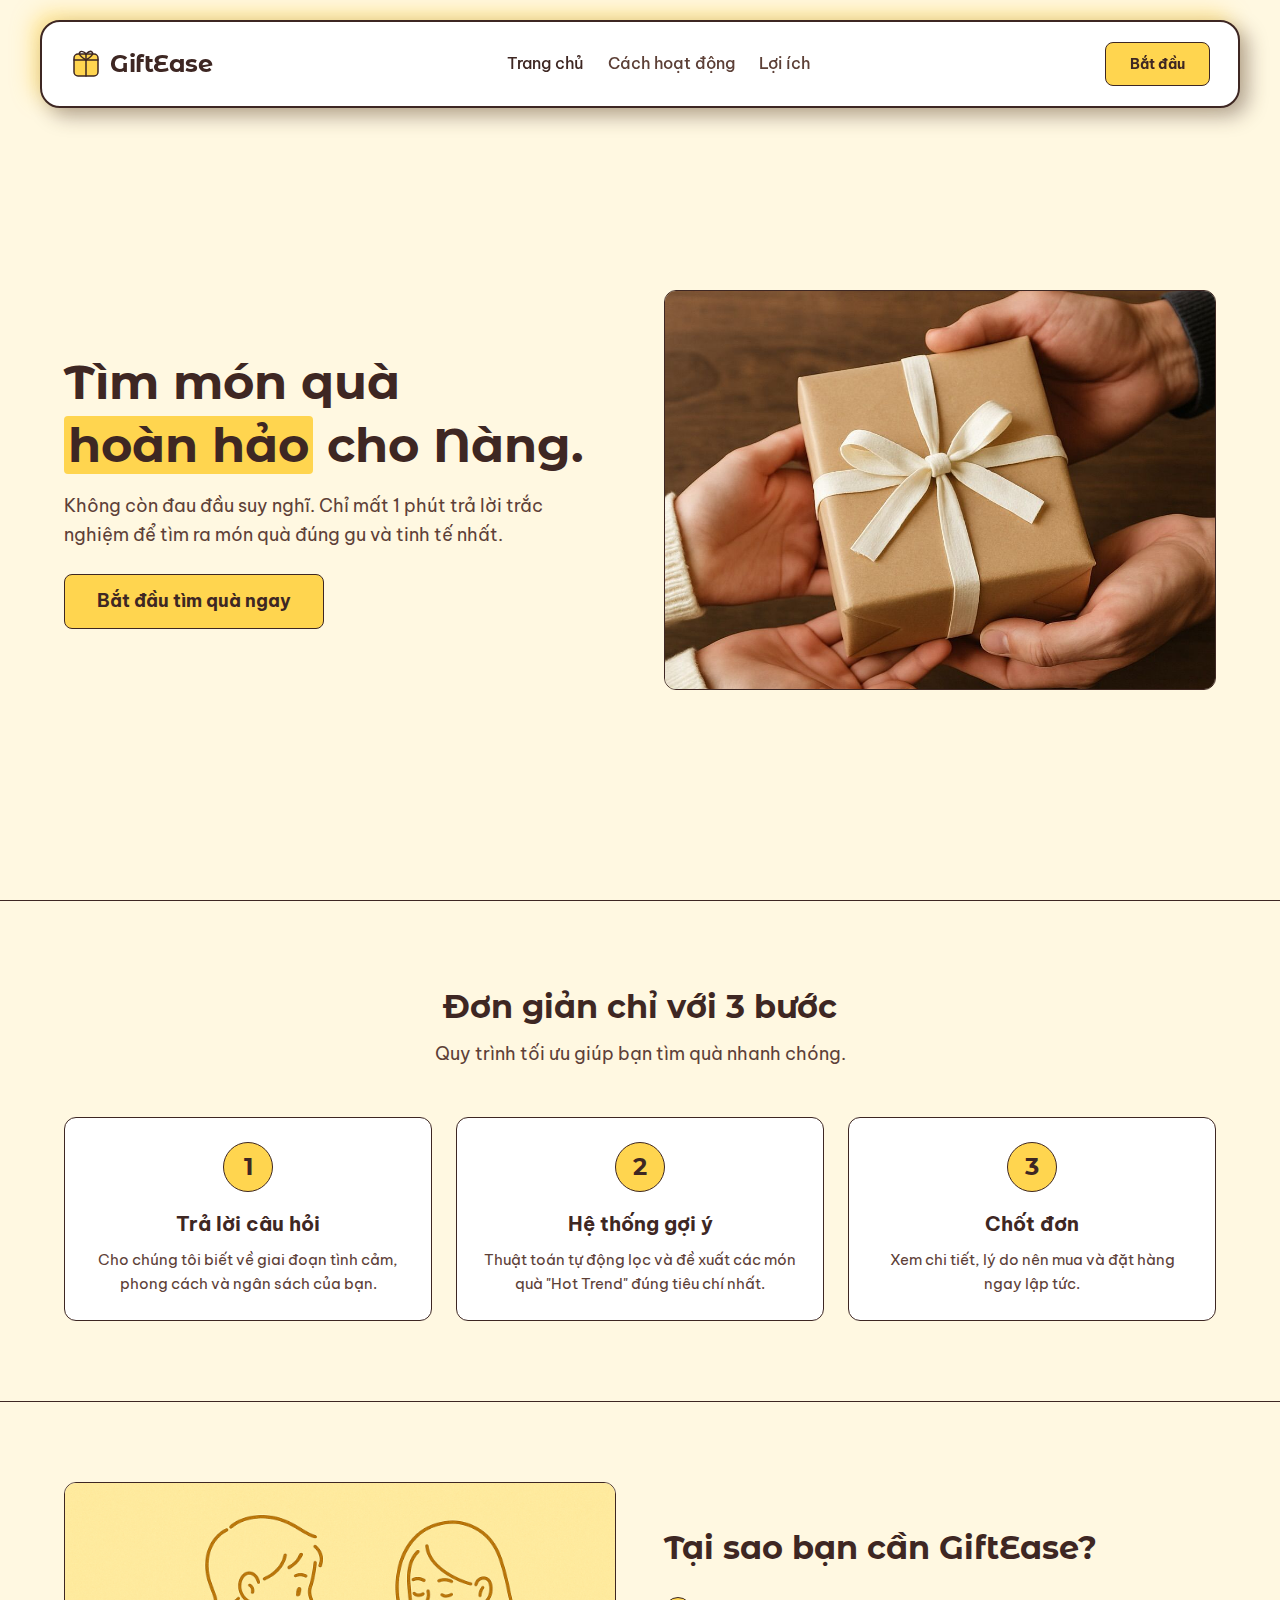
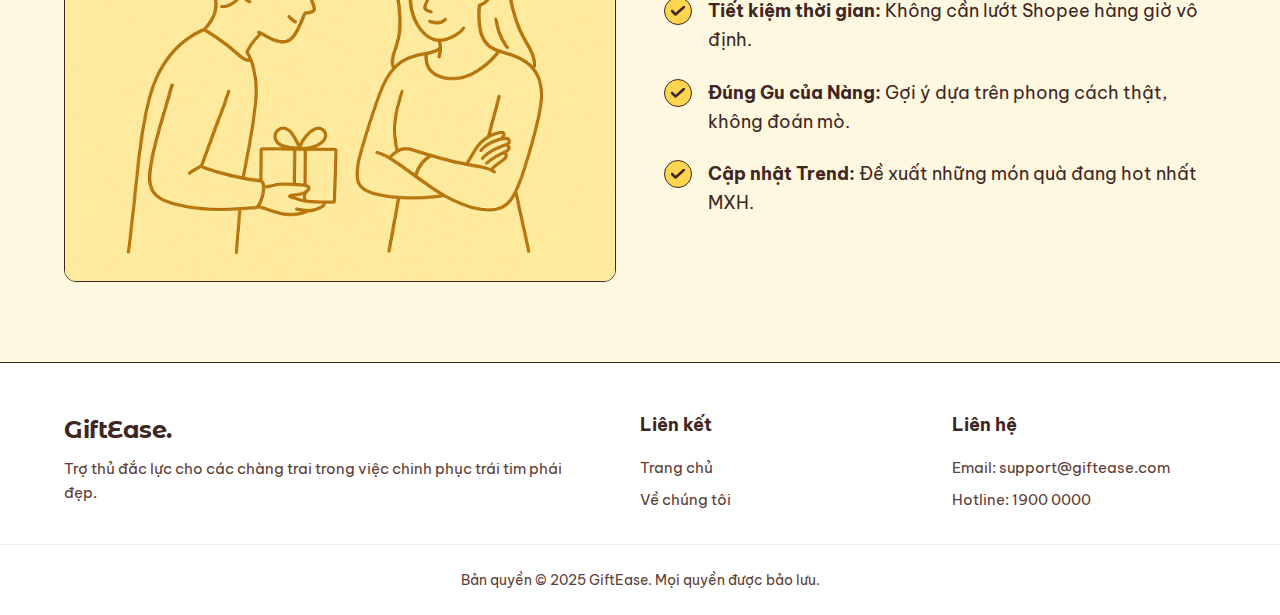
<file: index.html>
<!DOCTYPE html>
<html lang="vi">
  <head>
    <meta charset="UTF-8" />
    <meta name="viewport" content="width=device-width, initial-scale=1.0" />
    <title>GiftEase - Gợi ý quà tặng</title>
    <link
      rel="icon"
      href="data:image/svg+xml,%3Csvg xmlns='http://www.w3.org/2000/svg' viewBox='0 0 32 32' fill='none'%3E%3Crect x='4' y='6' width='24' height='22' rx='4' fill='%23FFD54F'/%3E%3Cpath d='M4 12H28' stroke='%233E2723' stroke-width='1.5' stroke-linecap='round'/%3E%3Crect x='4' y='6' width='24' height='22' rx='4' stroke='%233E2723' stroke-width='1.5'/%3E%3Cpath d='M16 6V28' stroke='%233E2723' stroke-width='1.5' stroke-linecap='round'/%3E%3Cpath d='M16 6C16 6 12 2 10 4C8 6 11 9 16 12' stroke='%233E2723' stroke-width='1.5' stroke-linecap='round'/%3E%3Cpath d='M16 6C16 6 20 2 22 4C24 6 21 9 16 12' stroke='%233E2723' stroke-width='1.5' stroke-linecap='round'/%3E%3C/svg%3E"
    />
    <link
      rel="stylesheet"
      href="https://cdnjs.cloudflare.com/ajax/libs/font-awesome/6.5.1/css/all.min.css"
      integrity="sha512-DTOQO9RWCH3ppGqcWaEA1BIZOC6xxalwEsw9c2QQeAIftl+Vegovlnee1c9QX4TctnWMn13TZye+giMm8e2LwA=="
      crossorigin="anonymous"
      referrerpolicy="no-referrer"
    />
    <link
      href="https://fonts.googleapis.com/css2?family=Be+Vietnam+Pro:wght@400;500;700&family=Montserrat+Alternates:wght@600;700&display=swap"
      rel="stylesheet"
    />

    <link rel="stylesheet" href="./css/base.css" />
    <link rel="stylesheet" href="./css/layout.css" />
    <link rel="stylesheet" href="./css/style.css" />
  </head>
  <body>
    <header class="header">
      <div class="container header-container">
        <a href="index.html" class="logo" onclick="location.reload()">
          <svg
            class="logo-mark"
            width="32"
            height="32"
            viewBox="0 0 32 32"
            fill="none"
            xmlns="http://www.w3.org/2000/svg"
          >
            <rect x="4" y="6" width="24" height="22" rx="4" fill="#FFD54F" />
            <path
              d="M4 12H28"
              stroke="#3E2723"
              stroke-width="1.5"
              stroke-linecap="round"
            />
            <rect
              x="4"
              y="6"
              width="24"
              height="22"
              rx="4"
              stroke="#3E2723"
              stroke-width="1.5"
            />
            <path
              d="M16 6V28"
              stroke="#3E2723"
              stroke-width="1.5"
              stroke-linecap="round"
            />
            <path
              d="M16 6C16 6 12 2 10 4C8 6 11 9 16 12"
              stroke="#3E2723"
              stroke-width="1.5"
              stroke-linecap="round"
            />
            <path
              d="M16 6C16 6 20 2 22 4C24 6 21 9 16 12"
              stroke="#3E2723"
              stroke-width="1.5"
              stroke-linecap="round"
            />
          </svg>
          <span class="logo-text">GiftEase</span>
        </a>
        <nav class="nav">
          <ul class="nav-list">
            <li class="nav-item">
              <a href="index.html" class="nav-link active">Trang chủ</a>
            </li>
            <li class="nav-item">
              <a href="index.html#how-it-works" class="nav-link"
                >Cách hoạt động</a
              >
            </li>
            <li class="nav-item">
              <a href="index.html#why-us" class="nav-link">Lợi ích</a>
            </li>
          </ul>
        </nav>
        <a href="quiz.html" class="btn-small">Bắt đầu</a>
      </div>
    </header>

    <main class="main">
      <section class="hero">
        <div class="container hero-container">
          <div class="hero-content">
            <h1 class="hero-title">
              Tìm món quà <span class="highlight">hoàn hảo</span> cho Nàng.
            </h1>
            <p class="hero-desc">
              Không còn đau đầu suy nghĩ. Chỉ mất 1 phút trả lời trắc nghiệm để
              tìm ra món quà đúng gu và tinh tế nhất.
            </p>
            <div class="hero-actions">
              <a href="quiz.html" class="btn-primary">Bắt đầu tìm quà ngay</a>
            </div>
          </div>
          <div class="hero-image-box">
            <img
              src="./images/hero-gift.jpg"
              alt="Minh họa tặng quà"
              class="hero-img"
            />
          </div>
        </div>
      </section>

      <section class="section section-steps" id="how-it-works">
        <div class="container">
          <div class="section-header">
            <h2 class="section-title">Đơn giản chỉ với 3 bước</h2>
            <p class="section-subtitle">
              Quy trình tối ưu giúp bạn tìm quà nhanh chóng.
            </p>
          </div>
          <div class="steps-grid">
            <div class="step-card">
              <div class="step-number">1</div>
              <h3 class="step-title">Trả lời câu hỏi</h3>
              <p class="step-desc">
                Cho chúng tôi biết về giai đoạn tình cảm, phong cách và ngân
                sách của bạn.
              </p>
            </div>
            <div class="step-card">
              <div class="step-number">2</div>
              <h3 class="step-title">Hệ thống gợi ý</h3>
              <p class="step-desc">
                Thuật toán tự động lọc và đề xuất các món quà "Hot Trend" đúng
                tiêu chí nhất.
              </p>
            </div>
            <div class="step-card">
              <div class="step-number">3</div>
              <h3 class="step-title">Chốt đơn</h3>
              <p class="step-desc">
                Xem chi tiết, lý do nên mua và đặt hàng ngay lập tức.
              </p>
            </div>
          </div>
        </div>
      </section>

      <section class="section section-features" id="why-us">
        <div class="container">
          <div class="features-container">
            <div class="feature-img-box">
              <img
                src="./images/giveAGift.png"
                alt="Happy Couple"
                class="feature-img"
              />
            </div>
            <div class="feature-content">
              <h2 class="section-title">Tại sao bạn cần GiftEase?</h2>
              <ul class="feature-list">
                <li class="feature-item">
                  <div class="check-icon">
                    <svg
                      width="14"
                      height="10"
                      viewBox="0 0 14 10"
                      fill="none"
                      xmlns="http://www.w3.org/2000/svg"
                    >
                      <path
                        d="M1 5L4.5 8.5L13 1"
                        stroke="#3E2723"
                        stroke-width="2.5"
                        stroke-linecap="round"
                        stroke-linejoin="round"
                      />
                    </svg>
                  </div>
                  <div>
                    <strong>Tiết kiệm thời gian:</strong> Không cần lướt Shopee
                    hàng giờ vô định.
                  </div>
                </li>
                <li class="feature-item">
                  <div class="check-icon">
                    <svg
                      width="14"
                      height="10"
                      viewBox="0 0 14 10"
                      fill="none"
                      xmlns="http://www.w3.org/2000/svg"
                    >
                      <path
                        d="M1 5L4.5 8.5L13 1"
                        stroke="#3E2723"
                        stroke-width="2.5"
                        stroke-linecap="round"
                        stroke-linejoin="round"
                      />
                    </svg>
                  </div>
                  <div>
                    <strong>Đúng Gu của Nàng:</strong> Gợi ý dựa trên phong cách
                    thật, không đoán mò.
                  </div>
                </li>
                <li class="feature-item">
                  <div class="check-icon">
                    <svg
                      width="14"
                      height="10"
                      viewBox="0 0 14 10"
                      fill="none"
                      xmlns="http://www.w3.org/2000/svg"
                    >
                      <path
                        d="M1 5L4.5 8.5L13 1"
                        stroke="#3E2723"
                        stroke-width="2.5"
                        stroke-linecap="round"
                        stroke-linejoin="round"
                      />
                    </svg>
                  </div>
                  <div>
                    <strong>Cập nhật Trend:</strong> Đề xuất những món quà đang
                    hot nhất MXH.
                  </div>
                </li>
              </ul>
            </div>
          </div>
        </div>
      </section>

      <footer class="footer">
        <div class="container footer-content">
          <div class="footer-col">
            <a href="#" class="logo footer-logo"
              ><span class="logo-text">GiftEase.</span></a
            >
            <p>
              Trợ thủ đắc lực cho các chàng trai trong việc chinh phục trái tim
              phái đẹp.
            </p>
          </div>
          <div class="footer-col">
            <h4>Liên kết</h4>
            <a href="index.html">Trang chủ</a><a href="#">Về chúng tôi</a>
          </div>
          <div class="footer-col">
            <h4>Liên hệ</h4>
            <p>Email: support@giftease.com</p>
            <p>Hotline: 1900 0000</p>
          </div>
        </div>
        <div class="footer-bottom">
          <p>Bản quyền &copy; 2025 GiftEase. Mọi quyền được bảo lưu.</p>
        </div>
      </footer>
    </main>
  </body>
</html>
</file>
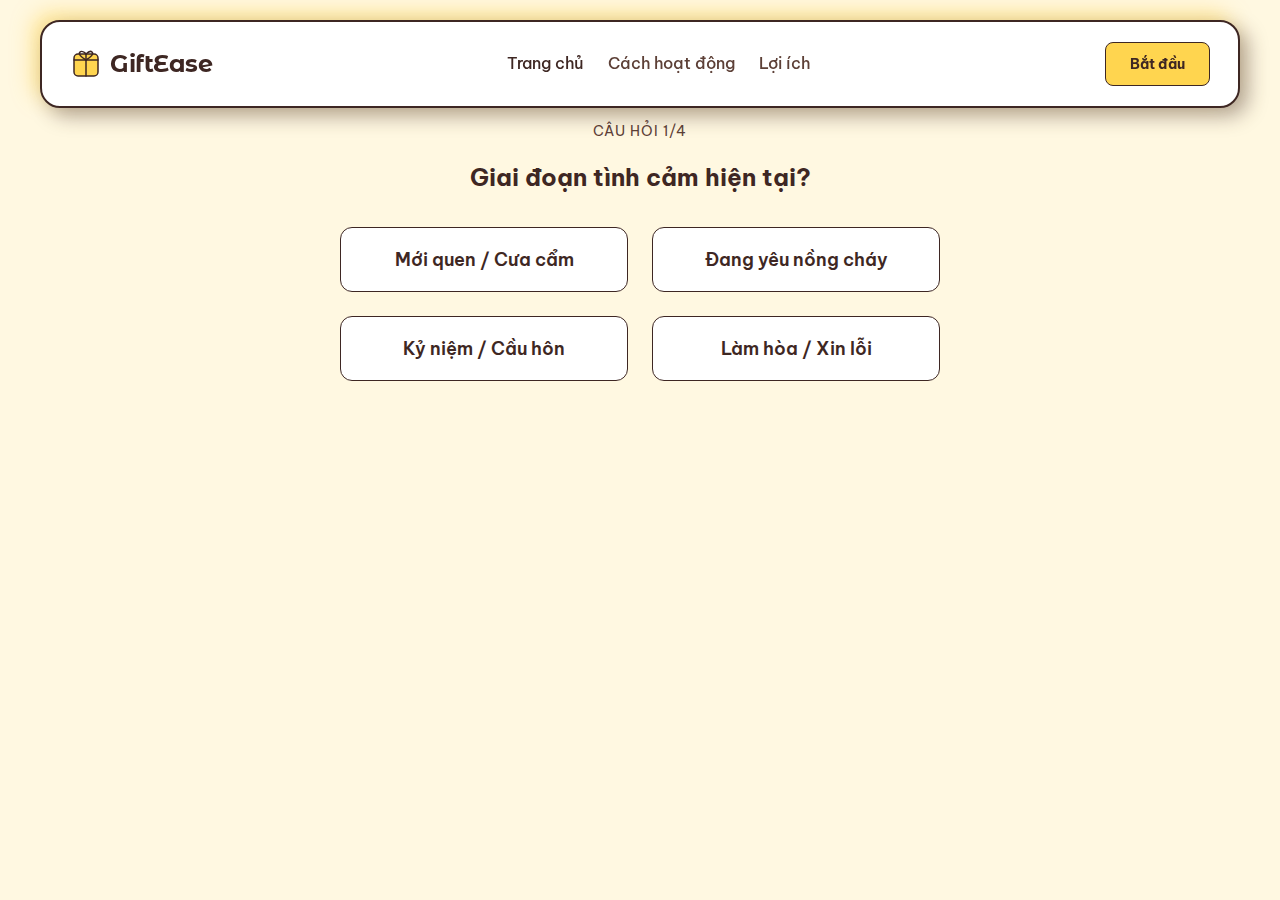
<file: result.html>
<!DOCTYPE html>
<html lang="vi">
  <head>
    <meta charset="UTF-8" />
    <meta name="viewport" content="width=device-width, initial-scale=1.0" />
    <title>GiftEase - Kết quả gợi ý</title>
    <link
      rel="icon"
      href="data:image/svg+xml,%3Csvg xmlns='http://www.w3.org/2000/svg' viewBox='0 0 32 32' fill='none'%3E%3Crect x='4' y='6' width='24' height='22' rx='4' fill='%23FFD54F'/%3E%3Cpath d='M4 12H28' stroke='%233E2723' stroke-width='1.5' stroke-linecap='round'/%3E%3Crect x='4' y='6' width='24' height='22' rx='4' stroke='%233E2723' stroke-width='1.5'/%3E%3Cpath d='M16 6V28' stroke='%233E2723' stroke-width='1.5' stroke-linecap='round'/%3E%3Cpath d='M16 6C16 6 12 2 10 4C8 6 11 9 16 12' stroke='%233E2723' stroke-width='1.5' stroke-linecap='round'/%3E%3Cpath d='M16 6C16 6 20 2 22 4C24 6 21 9 16 12' stroke='%233E2723' stroke-width='1.5' stroke-linecap='round'/%3E%3C/svg%3E"
    />
    <link
      href="https://fonts.googleapis.com/css2?family=Be+Vietnam+Pro:wght@400;500;700&family=Montserrat+Alternates:wght@600;700&display=swap"
      rel="stylesheet"
    />
    <link rel="stylesheet" href="./css/base.css" />
    <link rel="stylesheet" href="./css/layout.css" />
    <link rel="stylesheet" href="./css/result.css" />
  </head>
  <body>
    <header class="header">
      <div class="container header-container">
        <a href="index.html" class="logo" onclick="location.reload()">
          <svg
            class="logo-mark"
            width="32"
            height="32"
            viewBox="0 0 32 32"
            fill="none"
            xmlns="http://www.w3.org/2000/svg"
          >
            <rect x="4" y="6" width="24" height="22" rx="4" fill="#FFD54F" />
            <path
              d="M4 12H28"
              stroke="#3E2723"
              stroke-width="1.5"
              stroke-linecap="round"
            />
            <rect
              x="4"
              y="6"
              width="24"
              height="22"
              rx="4"
              stroke="#3E2723"
              stroke-width="1.5"
            />
            <path
              d="M16 6V28"
              stroke="#3E2723"
              stroke-width="1.5"
              stroke-linecap="round"
            />
            <path
              d="M16 6C16 6 12 2 10 4C8 6 11 9 16 12"
              stroke="#3E2723"
              stroke-width="1.5"
              stroke-linecap="round"
            />
            <path
              d="M16 6C16 6 20 2 22 4C24 6 21 9 16 12"
              stroke="#3E2723"
              stroke-width="1.5"
              stroke-linecap="round"
            />
          </svg>
          <span class="logo-text">GiftEase</span>
        </a>
        <nav class="nav">
          <ul class="nav-list">
            <li class="nav-item">
              <a href="index.html" class="nav-link active">Trang chủ</a>
            </li>
            <li class="nav-item">
              <a href="index.html#how-it-works" class="nav-link"
                >Cách hoạt động</a
              >
            </li>
            <li class="nav-item">
              <a href="index.html#why-us" class="nav-link">Lợi ích</a>
            </li>
          </ul>
        </nav>
        <a href="quiz.html" class="btn-small">Bắt đầu</a>
      </div>
    </header>

    <main class="main">
      <div id="result-container" class="container">
        <h2 class="section-title" style="text-align: center; margin-top: 4rem">
          Đang phân tích...
        </h2>
      </div>
    </main>

    <div id="product-modal" class="modal hidden">
      <div class="modal-content">
        <span class="close-btn">&times;</span>
        <div class="modal-body"></div>
      </div>
    </div>

    <script src="./js/script.js"></script>
  </body>
</html>
</file>
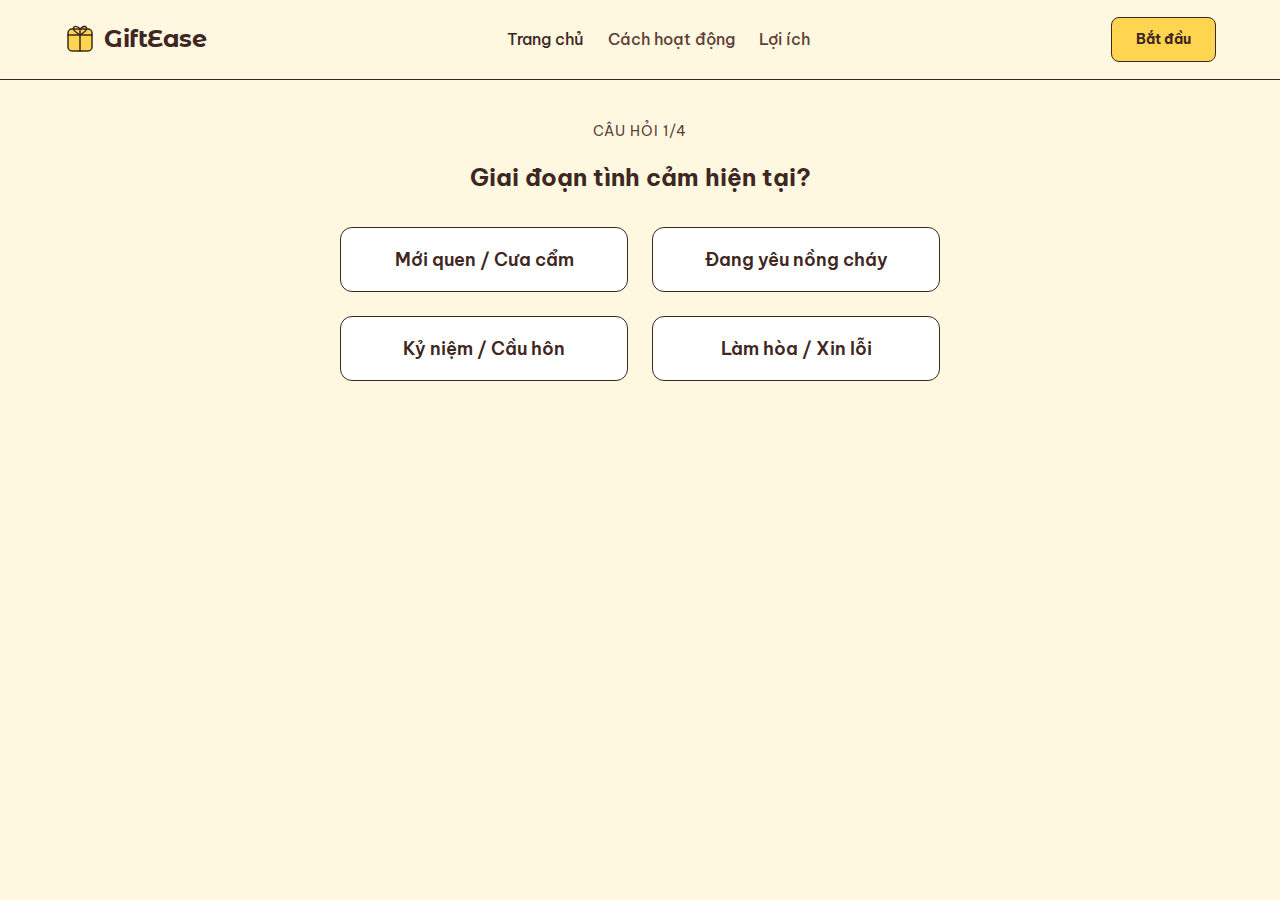
<file: code/html/result.html>
<!DOCTYPE html>
<html lang="vi">
  <head>
    <meta charset="UTF-8" />
    <meta name="viewport" content="width=device-width, initial-scale=1.0" />
    <title>GiftEase - Kết quả gợi ý</title>
    <link
      rel="icon"
      href="data:image/svg+xml,%3Csvg xmlns='http://www.w3.org/2000/svg' viewBox='0 0 32 32' fill='none'%3E%3Crect x='4' y='6' width='24' height='22' rx='4' fill='%23FFD54F'/%3E%3Cpath d='M4 12H28' stroke='%233E2723' stroke-width='1.5' stroke-linecap='round'/%3E%3Crect x='4' y='6' width='24' height='22' rx='4' stroke='%233E2723' stroke-width='1.5'/%3E%3Cpath d='M16 6V28' stroke='%233E2723' stroke-width='1.5' stroke-linecap='round'/%3E%3Cpath d='M16 6C16 6 12 2 10 4C8 6 11 9 16 12' stroke='%233E2723' stroke-width='1.5' stroke-linecap='round'/%3E%3Cpath d='M16 6C16 6 20 2 22 4C24 6 21 9 16 12' stroke='%233E2723' stroke-width='1.5' stroke-linecap='round'/%3E%3C/svg%3E"
    />
    <link
      href="https://fonts.googleapis.com/css2?family=Be+Vietnam+Pro:wght@400;500;700&family=Montserrat+Alternates:wght@600;700&display=swap"
      rel="stylesheet"
    />
    <link rel="stylesheet" href="../css/base.css" />
    <link rel="stylesheet" href="../css/layout.css" />
    <link rel="stylesheet" href="../css/result.css" />
  </head>
  <body>
    <header class="header">
      <div class="container header-container">
        <a href="index.html" class="logo" onclick="location.reload()">
          <svg
            class="logo-mark"
            width="32"
            height="32"
            viewBox="0 0 32 32"
            fill="none"
            xmlns="http://www.w3.org/2000/svg"
          >
            <rect x="4" y="6" width="24" height="22" rx="4" fill="#FFD54F" />
            <path
              d="M4 12H28"
              stroke="#3E2723"
              stroke-width="1.5"
              stroke-linecap="round"
            />
            <rect
              x="4"
              y="6"
              width="24"
              height="22"
              rx="4"
              stroke="#3E2723"
              stroke-width="1.5"
            />
            <path
              d="M16 6V28"
              stroke="#3E2723"
              stroke-width="1.5"
              stroke-linecap="round"
            />
            <path
              d="M16 6C16 6 12 2 10 4C8 6 11 9 16 12"
              stroke="#3E2723"
              stroke-width="1.5"
              stroke-linecap="round"
            />
            <path
              d="M16 6C16 6 20 2 22 4C24 6 21 9 16 12"
              stroke="#3E2723"
              stroke-width="1.5"
              stroke-linecap="round"
            />
          </svg>
          <span class="logo-text">GiftEase</span>
        </a>
        <nav class="nav">
          <ul class="nav-list">
            <li class="nav-item">
              <a href="index.html" class="nav-link active">Trang chủ</a>
            </li>
            <li class="nav-item">
              <a href="#how-it-works" class="nav-link">Cách hoạt động</a>
            </li>
            <li class="nav-item">
              <a href="#why-us" class="nav-link">Lợi ích</a>
            </li>
          </ul>
        </nav>
        <a href="quiz.html" class="btn-small">Bắt đầu</a>
      </div>
    </header>

    <main class="main">
      <div id="result-container" class="container">
        <h2 class="section-title" style="text-align: center; margin-top: 4rem">
          Đang phân tích...
        </h2>
      </div>
    </main>

    <div id="product-modal" class="modal hidden">
      <div class="modal-content">
        <span class="close-btn">&times;</span>
        <div class="modal-body"></div>
      </div>
    </div>

    <script src="../js/script.js"></script>
  </body>
</html>
</file>
<file: css/base.css>
:root {
  --color-primary: #ffd54f;
  --color-primary-hover: #ffca28;
  --color-secondary: #fff8e1;
  --color-text-main: #3e2723;
  --color-text-light: #5d4037;
  --color-white: #ffffff;
  --color-border: #3e2723;
  --color-highlight: #c63c3c;

  --font-heading: "Montserrat Alternates", sans-serif;
  --font-body: "Be Vietnam Pro", sans-serif;

  --fs-h1: 4.8rem;
  --fs-h2: 3.2rem;
  --fs-h3: 2rem;
  --fs-body: 1.6rem;
  --fs-small: 1.4rem;
  --fs-btn: 1.8rem;

  --spacing-xs: 0.8rem;
  --spacing-sm: 1.6rem;
  --spacing-md: 2.4rem;
  --spacing-lg: 4.8rem;
  --spacing-xl: 8rem;

  --border-width: 1.5px;
  --border-style: solid;
  --border-std: var(--border-width) var(--border-style) var(--color-border);
  --radius-std: 1.2rem;
  --radius-btn: 0.8rem;

  --container-width: 1200px;
  --header-height: 8rem;
}

html {
  font-size: 62.5%;
  scroll-behavior: smooth;
}
* {
  margin: 0;
  padding: 0;
  box-sizing: border-box;
}
body {
  font-family: var(--font-body);
  font-size: var(--fs-body);
  color: var(--color-text-main);
  background-color: var(--color-secondary);
  line-height: 1.6;
}
img {
  max-width: 100%;
  display: block;
}
a {
  text-decoration: none;
  color: inherit;
}
ul {
  list-style: none;
}
button {
  border: none;
  background: none;
  font-family: inherit;
  cursor: pointer;
  outline: none;
}
.hidden {
  display: none !important;
}

.container {
  max-width: var(--container-width);
  margin: 0 auto;
  padding: 0 var(--spacing-md);
}
.highlight {
  background-color: var(--color-primary);
  padding: 0 0.4rem;
  border-radius: 0.4rem;
  white-space: nowrap;
}
</file>
<file: css/layout.css>
.btn-primary,
.btn-small {
  display: inline-block;
  font-weight: 700;
  border-radius: var(--radius-btn);
  background-color: var(--color-primary);
  color: var(--color-text-main);
  border: var(--border-std);
  text-align: center;
  transition: all 0.2s ease;
}
.btn-primary {
  padding: 1.2rem 3.2rem;
  font-size: var(--fs-btn);
}
.btn-small {
  padding: 1rem 2.4rem;
  font-size: var(--fs-small);
}
.btn-primary:hover,
.btn-small:hover {
  background-color: var(--color-primary-hover);
  transform: translateY(-2px);
}
.btn-primary:active,
.btn-small:active {
  transform: translateY(0);
}
.btn-text {
  font-size: var(--fs-small);
  font-weight: 600;
  color: var(--color-text-light);
}

/* .header {
  height: var(--header-height);
  background-color: var(--color-white);
  border-bottom: var(--border-std);

  box-shadow: 0 3px 10px rgba(62, 39, 35, 0.1);
  position: fixed;
  top: 0;
  left: 0;
  width: 100%;
  z-index: 1000;
  display: flex;
  align-items: center;
} */
.header {
  position: fixed;
  top: 20px;
  left: 50%;
  transform: translate(-50%);
  z-index: 1000;
  width: calc(100% - 60px);
  max-width: 1400px;
  transition: all 0.3s ease;
}

user agent stylesheet header {
  display: block;
  unicode-bidi: isolate;
}
/* .header-container {
  width: 100%;
  display: flex;
  justify-content: space-between;
  align-items: center;
} */
.header-container {
  display: flex;
  justify-content: space-between;
  align-items: center;
  padding: 20px 28px;
  background: var(--color-white);
  border-radius: 20px;
  box-shadow: 8px 8px 20px rgba(62, 39, 35, 0.4),
    -8px -8px 20px rgba(255, 213, 79, 0.5);
  border: 2px solid var(--color-border);
}
.logo {
  display: flex;
  align-items: center;
  gap: 0.8rem;
  text-decoration: none;
}
.logo-mark {
  width: 3.2rem;
  height: 3.2rem;
  flex-shrink: 0;
}
.logo-text {
  font-family: var(--font-heading);
  font-size: 2.4rem;
  font-weight: 700;
  color: var(--color-text-main);
  letter-spacing: -0.5px;
  white-space: nowrap;
}
.nav-list {
  display: flex;
  gap: var(--spacing-md);
}
.nav-link {
  font-size: 1.6rem;
  font-weight: 500;
  color: var(--color-text-light);
  position: relative;
  transition: color 0.2s;
}
.nav-link:hover,
.nav-link.active {
  color: var(--color-text-main);
}
.nav-link::after {
  content: "";
  position: absolute;
  bottom: -4px;
  left: 0;
  width: 0%;
  height: 2px;
  background-color: var(--color-primary);
  transition: width 0.3s ease;
}
.nav-link:hover::after {
  width: 100%;
}

.footer {
  background-color: var(--color-white);
  border-top: var(--border-std);
  padding: var(--spacing-lg) 0 var(--spacing-md);
  margin-top: auto;
}
.footer-content {
  display: grid;
  grid-template-columns: 2fr 1fr 1fr;
  gap: var(--spacing-lg);
  margin-bottom: var(--spacing-md);
}
.footer-logo {
  display: block;
  margin-bottom: var(--spacing-sm);
  font-family: var(--font-heading);
  font-size: 2rem;
  font-weight: 700;
}
.footer-col h4 {
  font-size: 1.8rem;
  margin-bottom: var(--spacing-sm);
  color: var(--color-text-main);
}
.footer-col a,
.footer-col p {
  display: block;
  margin-bottom: var(--spacing-xs);
  color: var(--color-text-light);
  font-size: 1.5rem;
}
.footer-col a:hover {
  text-decoration: underline;
  color: var(--color-text-main);
}
.footer-bottom {
  text-align: center;
  padding-top: var(--spacing-md);
  border-top: 1px solid #eee;
  font-size: 1.4rem;
  color: var(--color-text-light);
}

.modal {
  position: fixed;
  top: 0;
  left: 0;
  width: 100%;
  height: 100%;
  background-color: rgba(62, 39, 35, 0.6);
  z-index: 2000;
  display: flex;
  justify-content: center;
  align-items: center;
  padding: 2rem;
}
.modal-content {
  background-color: var(--color-secondary);
  border: var(--border-std);
  border-radius: var(--radius-std);
  max-width: 900px;
  width: 100%;
  max-height: 90vh;
  overflow-y: auto;
  position: relative;
  padding: 3rem;
}
.close-btn {
  position: absolute;
  top: 1rem;
  right: 2rem;
  font-size: 4rem;
  cursor: pointer;
  line-height: 1;
  color: var(--color-text-main);
}
.modal-grid {
  display: grid;
  grid-template-columns: 1fr 1fr;
  gap: 4rem;
}
.modal-img-col img {
  width: 100%;
  border: var(--border-std);
  border-radius: var(--radius-std);
}
.modal-title {
  font-family: var(--font-heading);
  font-size: 2.8rem;
  line-height: 1.2;
  margin-bottom: 1rem;
}
.modal-price {
  font-size: 2.4rem;
  color: #d84315;
  font-weight: 700;
  margin-bottom: 2rem;
}
.modal-section {
  margin-bottom: 2rem;
}
.modal-section h4 {
  font-size: 1.6rem;
  text-transform: uppercase;
  margin-bottom: 0.5rem;
  border-bottom: 2px solid var(--color-primary);
  display: inline-block;
}
.reason-box-modal {
  background-color: #fffde7;
  border: var(--border-std);
  padding: 1.5rem;
  border-radius: 0.8rem;
}
.full-width {
  width: 100%;
  margin-top: 2rem;
}

@media (max-width: 768px) {
  .header-container .nav {
    display: none;
  }
  .footer-content {
    grid-template-columns: 1fr;
    text-align: center;
  }
  .footer-col {
    align-items: center;
    display: flex;
    flex-direction: column;
  }
  .modal-grid {
    grid-template-columns: 1fr;
    gap: 2rem;
  }
}
</file>
<file: css/style.css>
.main {
  margin-top: var(--header-height);
  min-height: calc(100vh - var(--header-height));
}
.section {
  padding: var(--spacing-xl) 0;
  border-top: var(--border-std);
}
.section-header {
  text-align: center;
  max-width: 700px;
  margin: 0 auto var(--spacing-lg);
}
.section-title {
  font-family: var(--font-heading);
  font-size: var(--fs-h2);
  color: var(--color-text-main);
  margin-bottom: var(--spacing-xs);
}
.section-subtitle {
  font-size: 1.8rem;
  color: var(--color-text-light);
}

.hero {
  min-height: calc(100vh - var(--header-height));
  padding: var(--spacing-lg) 0;
  border-top: none;
  display: flex;
  align-items: center;
  justify-content: space-between;
}
.hero .container {
  width: 100%;
}
.hero-container {
  display: flex;
  align-items: center;
  justify-content: space-between;
  gap: var(--spacing-lg);
}
.hero-content {
  flex: 1;
  max-width: 600px;
}
.hero-title {
  font-family: var(--font-heading);
  font-size: var(--fs-h1);
  line-height: 1.3;
  margin-bottom: var(--spacing-sm);
}
.hero-desc {
  font-size: 1.8rem;
  color: var(--color-text-light);
  margin-bottom: var(--spacing-md);
  max-width: 90%;
}
.hero-actions {
  display: flex;
  align-items: center;
  gap: var(--spacing-md);
}
.hero-image-box {
  flex: 1;
  display: flex;
  justify-content: flex-end;
  height: 400px;
}
.hero-img {
  width: 100%;
  height: 100%;
  object-fit: cover;
  border: var(--border-std);
  border-radius: var(--radius-std);
  background-color: var(--color-white);
}

.steps-grid {
  display: grid;
  grid-template-columns: repeat(3, 1fr);
  gap: var(--spacing-md);
}
.step-card {
  background-color: var(--color-white);
  border: var(--border-std);
  border-radius: var(--radius-std);
  padding: var(--spacing-md);
  text-align: center;
  height: 100%;
}
.step-number {
  display: flex;
  justify-content: center;
  align-items: center;
  width: 5rem;
  height: 5rem;
  background-color: var(--color-primary);
  border: var(--border-std);
  border-radius: 50%;
  font-family: var(--font-heading);
  font-size: 2.4rem;
  font-weight: 700;
  margin: 0 auto var(--spacing-sm);
  color: var(--color-text-main);
}
.step-title {
  font-size: 2rem;
  margin-bottom: var(--spacing-xs);
  font-weight: 700;
}
.step-desc {
  font-size: 1.5rem;
  color: var(--color-text-light);
}

.features-container {
  display: flex;
  align-items: center;
  gap: var(--spacing-lg);
}
.feature-img-box {
  flex: 1;
  height: 400px;
}
.feature-img {
  width: 100%;
  height: 100%;
  object-fit: cover;
  border: var(--border-std);
  border-radius: var(--radius-std);
  background-color: var(--color-white);
}
.feature-content {
  flex: 1;
}
.feature-list {
  margin-top: var(--spacing-md);
}
.feature-item {
  display: flex;
  align-items: flex-start;
  gap: var(--spacing-sm);
  margin-bottom: var(--spacing-md);
  font-size: 1.8rem;
}
.check-icon {
  display: inline-flex;
  justify-content: center;
  align-items: center;
  width: 2.8rem;
  height: 2.8rem;
  background-color: var(--color-primary);
  border: var(--border-std);
  border-radius: 50%;
  flex-shrink: 0;
}

@media (max-width: 992px) {
  :root {
    --fs-h1: 4rem;
  }
}

@media (max-width: 768px) {
  :root {
    --fs-h1: 3.2rem;

    --spacing-lg: 3.2rem;

    --header-height: 7rem;
  }

  .hero-container,
  .features-container {
    flex-direction: column-reverse;

    text-align: center;
  }

  .hero-actions {
    justify-content: center;
  }

  .hero-image-box,
  .feature-img-box {
    height: auto;

    max-height: 300px;
  }

  .steps-grid {
    grid-template-columns: 1fr;
  }

  .features-container {
    flex-direction: column;
  }
}
</file>
<file: css/result.css>
.main {
  margin-top: var(--header-height);
  min-height: calc(100vh - var(--header-height));
}
.section-title {
  text-align: center;
  padding-top: var(--spacing-md);
}
.btn-primary {
  display: flex;
  justify-self: center;
  margin-bottom: var(--spacing-md);
  margin-top: var(--spacing-xs);
}
.gift-grid {
  display: grid;
  grid-template-columns: repeat(4, 1fr);
  gap: var(--spacing-md);
  padding-bottom: var(--spacing-xl);
}
.gift-card {
  background-color: var(--color-white);
  border: var(--border-std);
  border-radius: var(--radius-std);
  overflow: hidden;
  cursor: pointer;
  transition: transform 0.2s;
  display: flex;
  flex-direction: column;
}
.gift-card:hover {
  transform: translateY(-5px);
}
.gift-img-box {
  position: relative;
  height: 200px;
  border-bottom: var(--border-std);
}
.gift-img {
  width: 100%;
  height: 100%;
  object-fit: cover;
}
.gift-info {
  padding: 1.5rem;
  display: flex;
  flex-direction: column;
  flex: 1;
}
.gift-name {
  font-size: 1.6rem;
  font-weight: 700;
  margin-bottom: 0.5rem;
  line-height: 1.4;
}
.gift-price {
  color: var(--color-highlight);
  font-weight: 700;
  font-size: 1.6rem;
  margin-bottom: 1rem;
}
.gift-desc-short {
  font-size: 1.4rem;
  color: var(--color-text-light);
  margin-bottom: 1.5rem;
  flex: 1;
}
@media (max-width: 992px) {
  .gift-grid {
    grid-template-columns: repeat(3, 1fr);
  }
}
@media (max-width: 768px) {
  .gift-grid {
    grid-template-columns: repeat(2, 1fr);
  }
}
@media (max-width: 480px) {
  .gift-grid {
    grid-template-columns: 1fr;
  }
}
</file>
<file: code/css/base.css>
:root {
  --color-primary: #ffd54f;
  --color-primary-hover: #ffca28;
  --color-secondary: #fff8e1;
  --color-text-main: #3e2723;
  --color-text-light: #5d4037;
  --color-white: #ffffff;
  --color-border: #3e2723;
  --color-highlight: #c63c3c;

  --font-heading: "Montserrat Alternates", sans-serif;
  --font-body: "Be Vietnam Pro", sans-serif;

  --fs-h1: 4.8rem;
  --fs-h2: 3.2rem;
  --fs-h3: 2rem;
  --fs-body: 1.6rem;
  --fs-small: 1.4rem;
  --fs-btn: 1.8rem;

  --spacing-xs: 0.8rem;
  --spacing-sm: 1.6rem;
  --spacing-md: 2.4rem;
  --spacing-lg: 4.8rem;
  --spacing-xl: 8rem;

  --border-width: 1.5px;
  --border-style: solid;
  --border-std: var(--border-width) var(--border-style) var(--color-border);
  --radius-std: 1.2rem;
  --radius-btn: 0.8rem;

  --container-width: 1200px;
  --header-height: 8rem;
}

html {
  font-size: 62.5%;
  scroll-behavior: smooth;
}
* {
  margin: 0;
  padding: 0;
  box-sizing: border-box;
}
body {
  font-family: var(--font-body);
  font-size: var(--fs-body);
  color: var(--color-text-main);
  background-color: var(--color-secondary);
  line-height: 1.6;
}
img {
  max-width: 100%;
  display: block;
}
a {
  text-decoration: none;
  color: inherit;
}
ul {
  list-style: none;
}
button {
  border: none;
  background: none;
  font-family: inherit;
  cursor: pointer;
  outline: none;
}
.hidden {
  display: none !important;
}

.container {
  max-width: var(--container-width);
  margin: 0 auto;
  padding: 0 var(--spacing-md);
}
.highlight {
  background-color: var(--color-primary);
  padding: 0 0.4rem;
  border-radius: 0.4rem;
  white-space: nowrap;
}
</file>
<file: code/css/layout.css>
.btn-primary,
.btn-small {
  display: inline-block;
  font-weight: 700;
  border-radius: var(--radius-btn);
  background-color: var(--color-primary);
  color: var(--color-text-main);
  border: var(--border-std);
  text-align: center;
  transition: all 0.2s ease;
}
.btn-primary {
  padding: 1.2rem 3.2rem;
  font-size: var(--fs-btn);
}
.btn-small {
  padding: 1rem 2.4rem;
  font-size: var(--fs-small);
}
.btn-primary:hover,
.btn-small:hover {
  background-color: var(--color-primary-hover);
  transform: translateY(-2px);
}
.btn-primary:active,
.btn-small:active {
  transform: translateY(0);
}
.btn-text {
  font-size: var(--fs-btn);
  font-weight: 600;
  text-decoration: underline;
  color: var(--color-text-light);
}

.header {
  height: var(--header-height);
  background-color: var(--color-secondary);
  border-bottom: var(--border-std);
  position: fixed;
  top: 0;
  left: 0;
  width: 100%;
  z-index: 1000;
  display: flex;
  align-items: center;
}
.header-container {
  width: 100%;
  display: flex;
  justify-content: space-between;
  align-items: center;
}
.logo {
  display: flex;
  align-items: center;
  gap: 0.8rem;
  text-decoration: none;
}
.logo-mark {
  width: 3.2rem;
  height: 3.2rem;
  flex-shrink: 0;
}
.logo-text {
  font-family: var(--font-heading);
  font-size: 2.4rem;
  font-weight: 700;
  color: var(--color-text-main);
  letter-spacing: -0.5px;
  white-space: nowrap;
}
.nav-list {
  display: flex;
  gap: var(--spacing-md);
}
.nav-link {
  font-size: 1.6rem;
  font-weight: 500;
  color: var(--color-text-light);
  position: relative;
  transition: color 0.2s;
}
.nav-link:hover,
.nav-link.active {
  color: var(--color-text-main);
}
.nav-link::after {
  content: "";
  position: absolute;
  bottom: -4px;
  left: 0;
  width: 0%;
  height: 2px;
  background-color: var(--color-primary);
  transition: width 0.3s ease;
}
.nav-link:hover::after {
  width: 100%;
}

.footer {
  background-color: var(--color-white);
  border-top: var(--border-std);
  padding: var(--spacing-lg) 0 var(--spacing-md);
  margin-top: auto;
}
.footer-content {
  display: grid;
  grid-template-columns: 2fr 1fr 1fr;
  gap: var(--spacing-lg);
  margin-bottom: var(--spacing-md);
}
.footer-logo {
  display: block;
  margin-bottom: var(--spacing-sm);
  font-family: var(--font-heading);
  font-size: 2rem;
  font-weight: 700;
}
.footer-col h4 {
  font-size: 1.8rem;
  margin-bottom: var(--spacing-sm);
  color: var(--color-text-main);
}
.footer-col a,
.footer-col p {
  display: block;
  margin-bottom: var(--spacing-xs);
  color: var(--color-text-light);
  font-size: 1.5rem;
}
.footer-col a:hover {
  text-decoration: underline;
  color: var(--color-text-main);
}
.footer-bottom {
  text-align: center;
  padding-top: var(--spacing-md);
  border-top: 1px solid #eee;
  font-size: 1.4rem;
  color: var(--color-text-light);
}

.modal {
  position: fixed;
  top: 0;
  left: 0;
  width: 100%;
  height: 100%;
  background-color: rgba(62, 39, 35, 0.6);
  z-index: 2000;
  display: flex;
  justify-content: center;
  align-items: center;
  padding: 2rem;
}
.modal-content {
  background-color: var(--color-secondary);
  border: var(--border-std);
  border-radius: var(--radius-std);
  max-width: 900px;
  width: 100%;
  max-height: 90vh;
  overflow-y: auto;
  position: relative;
  padding: 3rem;
}
.close-btn {
  position: absolute;
  top: 1rem;
  right: 2rem;
  font-size: 4rem;
  cursor: pointer;
  line-height: 1;
  color: var(--color-text-main);
}
.modal-grid {
  display: grid;
  grid-template-columns: 1fr 1fr;
  gap: 4rem;
}
.modal-img-col img {
  width: 100%;
  border: var(--border-std);
  border-radius: var(--radius-std);
}
.modal-title {
  font-family: var(--font-heading);
  font-size: 2.8rem;
  line-height: 1.2;
  margin-bottom: 1rem;
}
.modal-price {
  font-size: 2.4rem;
  color: #d84315;
  font-weight: 700;
  margin-bottom: 2rem;
}
.modal-section {
  margin-bottom: 2rem;
}
.modal-section h4 {
  font-size: 1.6rem;
  text-transform: uppercase;
  margin-bottom: 0.5rem;
  border-bottom: 2px solid var(--color-primary);
  display: inline-block;
}
.reason-box-modal {
  background-color: #fffde7;
  border: var(--border-std);
  padding: 1.5rem;
  border-radius: 0.8rem;
}
.full-width {
  width: 100%;
  margin-top: 2rem;
}

@media (max-width: 768px) {
  .header-container .nav {
    display: none;
  }
  .footer-content {
    grid-template-columns: 1fr;
    text-align: center;
  }
  .footer-col {
    align-items: center;
    display: flex;
    flex-direction: column;
  }
  .modal-grid {
    grid-template-columns: 1fr;
    gap: 2rem;
  }
}
</file>
<file: code/css/result.css>
.main {
  margin-top: var(--header-height);
  min-height: calc(100vh - var(--header-height));
}
.section-title {
  text-align: center;
  padding-top: var(--spacing-md);
}
.btn-primary {
  display: flex;
  justify-self: center;
  margin-bottom: var(--spacing-md);
  margin-top: var(--spacing-xs);
}
.gift-grid {
  display: grid;
  grid-template-columns: repeat(4, 1fr);
  gap: var(--spacing-md);
  padding-bottom: var(--spacing-xl);
}
.gift-card {
  background-color: var(--color-white);
  border: var(--border-std);
  border-radius: var(--radius-std);
  overflow: hidden;
  cursor: pointer;
  transition: transform 0.2s;
  display: flex;
  flex-direction: column;
}
.gift-card:hover {
  transform: translateY(-5px);
}
.gift-img-box {
  position: relative;
  height: 200px;
  border-bottom: var(--border-std);
}
.gift-img {
  width: 100%;
  height: 100%;
  object-fit: cover;
}
.gift-info {
  padding: 1.5rem;
  display: flex;
  flex-direction: column;
  flex: 1;
}
.gift-name {
  font-size: 1.6rem;
  font-weight: 700;
  margin-bottom: 0.5rem;
  line-height: 1.4;
}
.gift-price {
  color: var(--color-highlight);
  font-weight: 700;
  font-size: 1.6rem;
  margin-bottom: 1rem;
}
.gift-desc-short {
  font-size: 1.4rem;
  color: var(--color-text-light);
  margin-bottom: 1.5rem;
  flex: 1;
}
@media (max-width: 992px) {
  .gift-grid {
    grid-template-columns: repeat(3, 1fr);
  }
}
@media (max-width: 768px) {
  .gift-grid {
    grid-template-columns: repeat(2, 1fr);
  }
}
@media (max-width: 480px) {
  .gift-grid {
    grid-template-columns: 1fr;
  }
}
</file>
